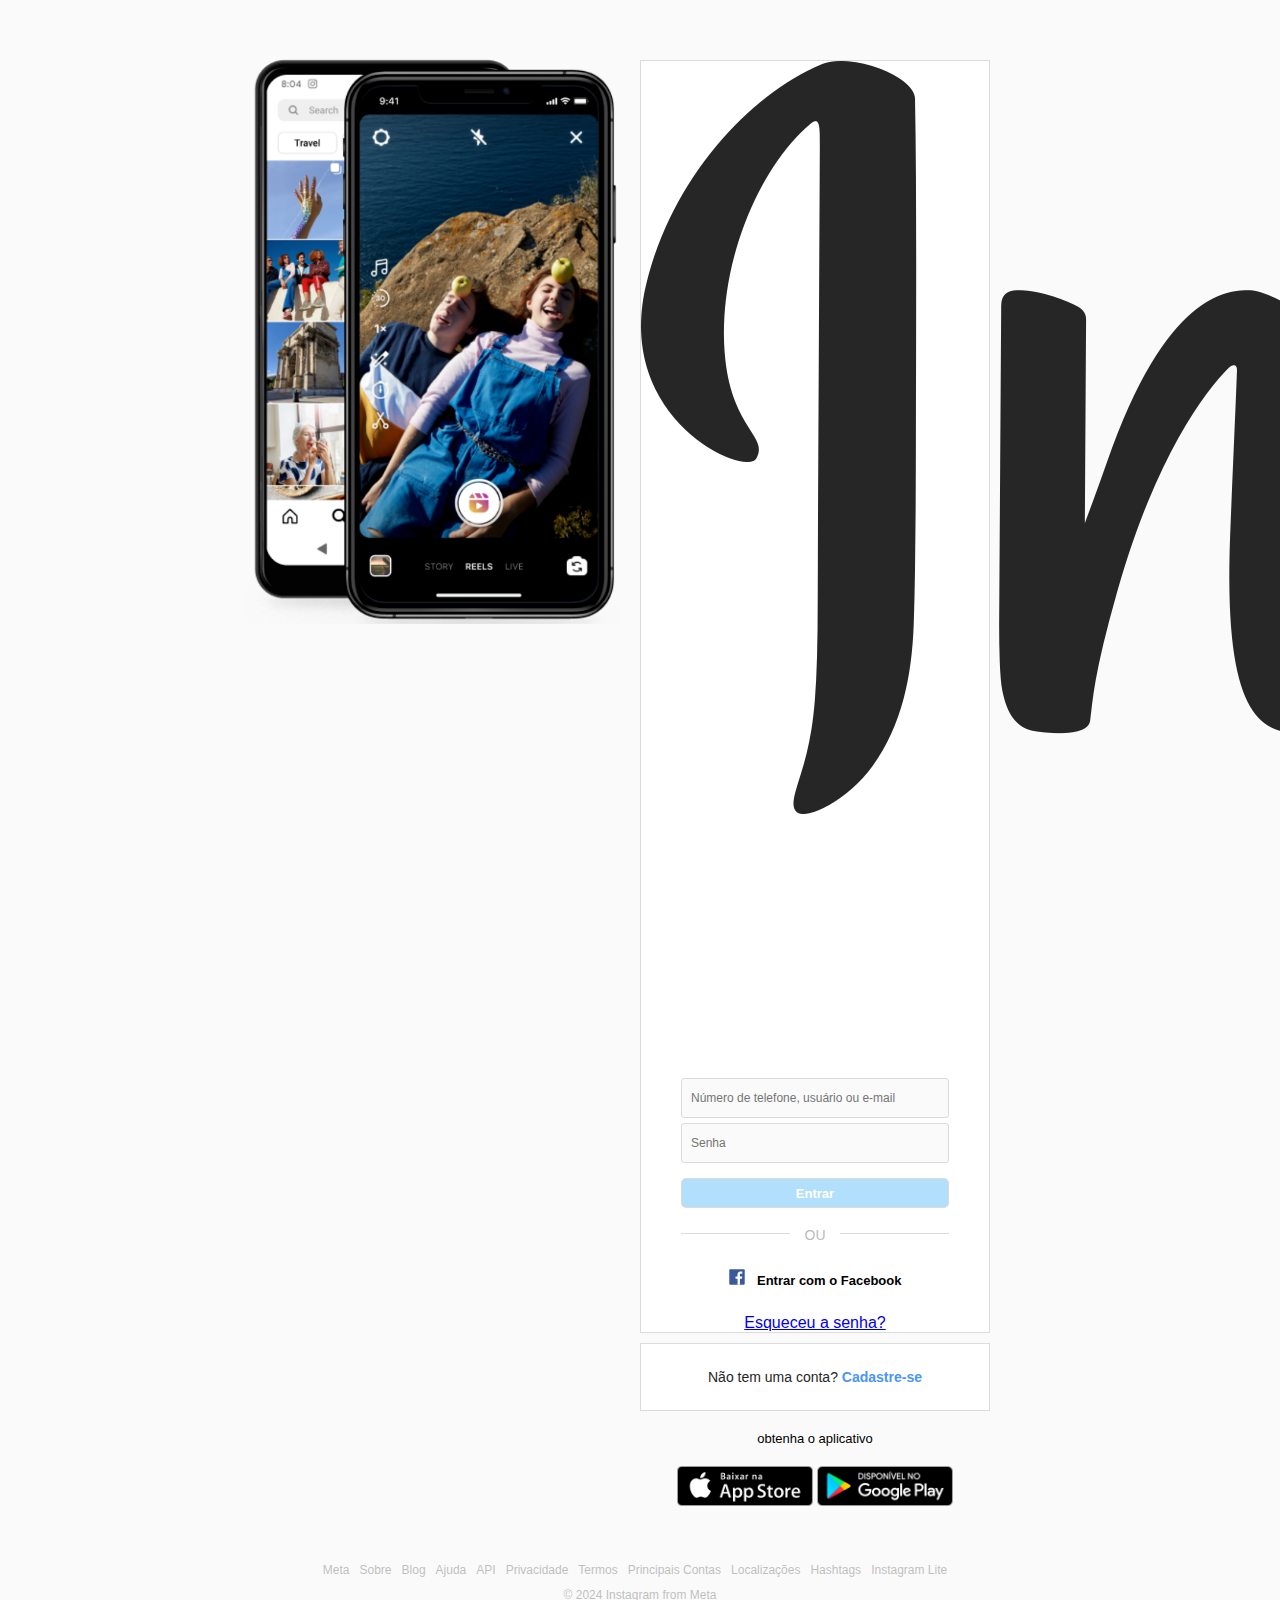
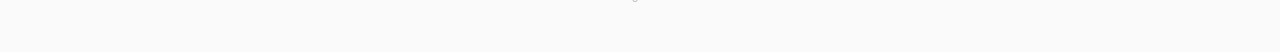
<file: CLONE_HOME_INSTA/index.html>
<!DOCTYPE html>
<html lang="pt-br">
<head>
    <meta charset="UTF-8">
    <meta name="viewport" content="width=device-width, initial-scale=1.0">
    <title>Instagram</title>
    <link rel="stylesheet" href="css/style.css">
    <link rel="shortcut icon" href="img/favicon.png" type="image/x-icon">
</head>
<body>
    <main>
        <div id="main-container">
            <!-- Banner -->
            <div id="banner-container">
                <img src="img/banner2.png" alt="crie uma conta no Instagram">
            </div>
            <!-- login e registro-->
             <div id="form-container">
                <div id="form-box">
                    <img src="img/logo_instagram.png" alt="Innstagram">
                    <form id="login-form">
                        <input type="text" name="username" placeholder="Número de telefone, usuário ou e-mail"/>
                        <input type="password" name="password" placeholder="Senha"/>
                        <input type="submit" value="Entrar"/>
                    </form>

                    <div id="separator">
                        <div class="line"></div>
                        <span>OU</span>
                    </div>
                    <div id="other-links">
                        <div id="facebook-login">
                            <img src="img/logo_facebook.svg" alt="Facebook login">
                            <span>Entrar com o Facebook</span>
                        </div>
                        <div>
                            <a href="#">Esqueceu a senha?</a>
                        </div>
                    </div>
                </div>
                <div id="register-container">
                    <p>Não tem uma conta? <a href="#">Cadastre-se</a></p>
                </div>
                <div id="get-app-container">
                    <p>obtenha o aplicativo</p>
                    <a href="#">
                        <img src="img/apple_btn.png" alt="App Store">
                    </a>
                    <a href="#">
                        <img src="img/gplay_btn.png" alt="Play Store">
                    </a
                </div>
             </div>
        </div>
    </main>
    <footer>
        <nav>
            <ul id="footer-links">
                <li><a href="#">Meta</a></li>
                <li><a href="#">Sobre</a></li>
                <li><a href="#">Blog</a></li>
                <li><a href="#">Ajuda</a></li>
                <li><a href="#">API</a></li>
                <li><a href="#">Privacidade</a></li>
                <li><a href="#">Termos</a></li>
                <li><a href="#">Principais Contas</a></li>
                <li><a href="#">Localizações</a></li>
                <li><a href="#">Hashtags</a></li>
                <li><a href="#">Instagram Lite</a></li>
            </ul>
        </nav>
        <p id="copyright">© 2024 Instagram from Meta</p>
    </footer>
</body>
</html>
</file>
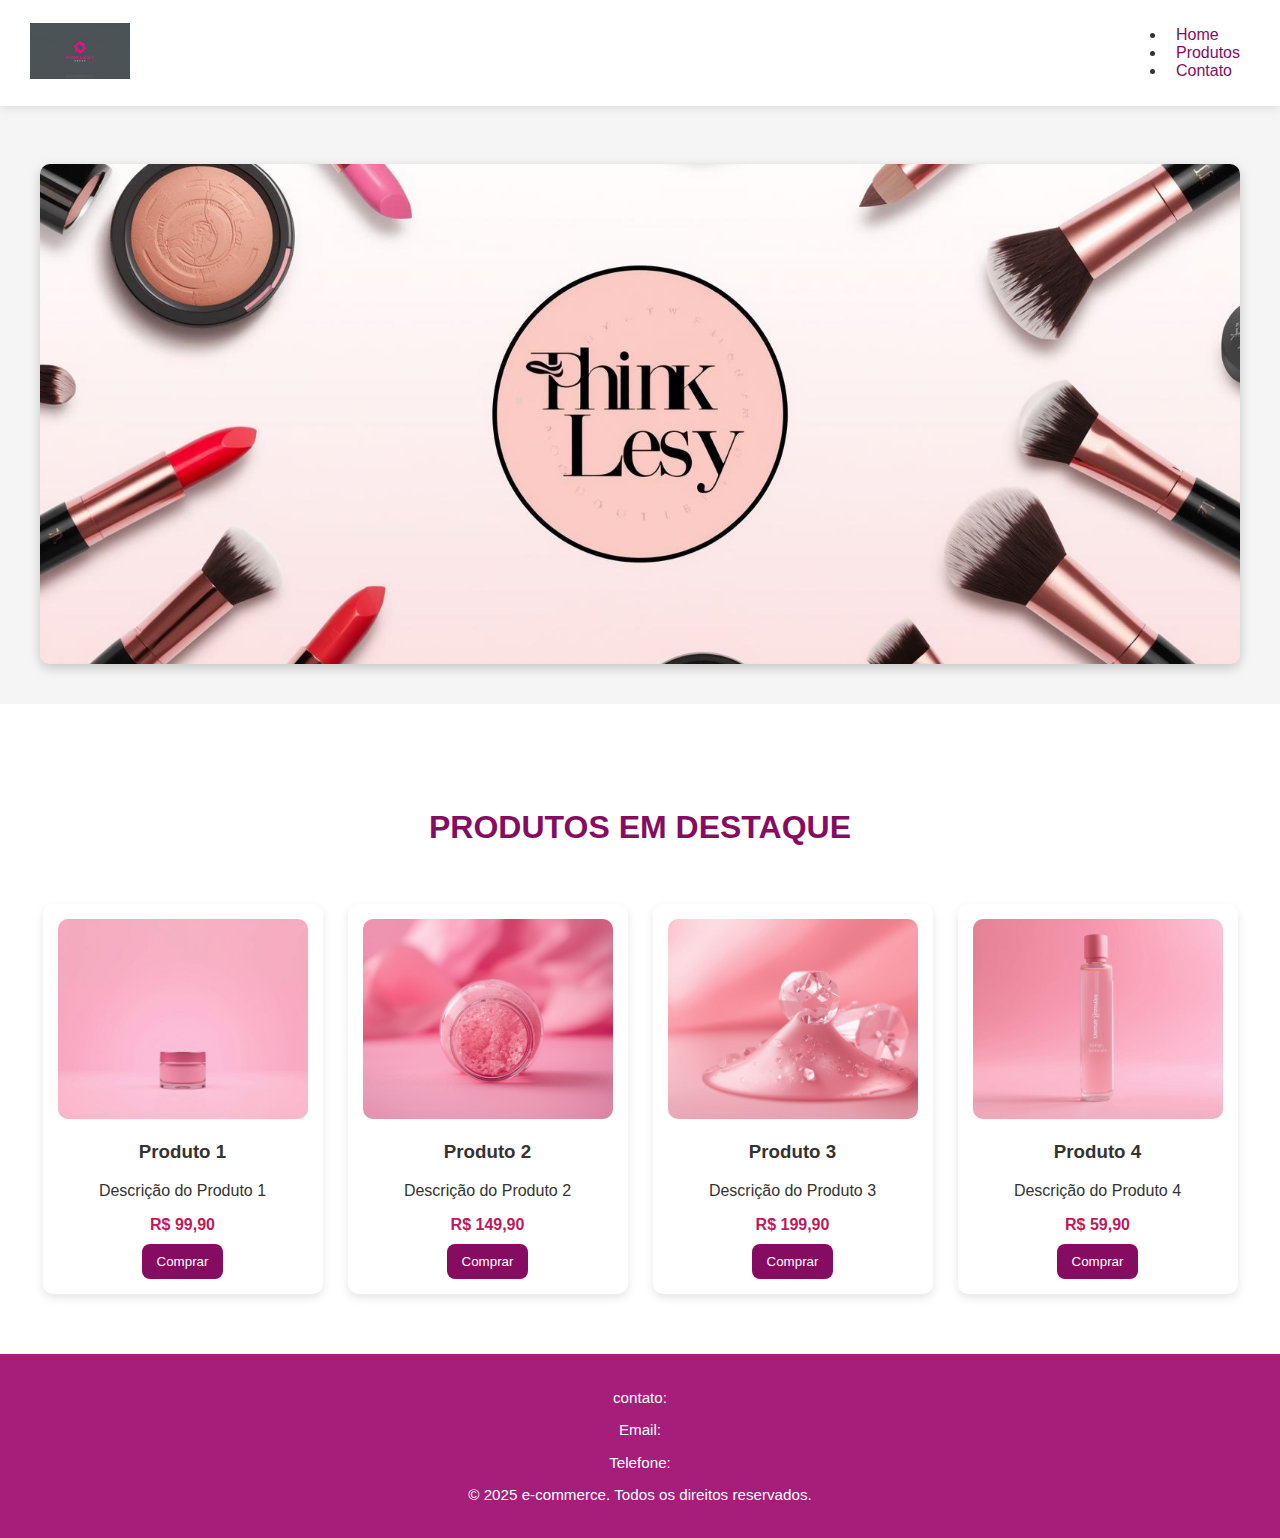
<file: e-commerce/index.html>
<!DOCTYPE html>
<html lang="pt-br">
<head>
    <meta charset="UTF-8">
    <meta name="viewport" content="width=device-width, initial-scale=1.0">
    <title>e-commerce</title>
    <link rel="stylesheet" href="style.css">
</head>
<body>
    <nav>
        <div class="img_logo">
        <img src="img/logo.jpg" alt="Logo da Empresa" class="logo">
        </div>
        <ul>
            <li><a href="#">Home</a></li>
            <li><a href="#">Produtos</a></li>
            <li><a href="#">Contato</a></li>
        </ul>
    </nav>
    <br>
    <div class="carrosel-container">
        <div class="carrosel">
            <img src="img/foto04.jpg" alt="Banner 1" class="active">
            <img src="img/foto01.jpg" alt="Banner 2">
            <img src="img/foto02.jpg" alt="Banner 3">
            <img src="img/foto03.jpg" alt="Banner 4">
        </div>
    </div>

   <section class="produtos">
  <br>
  <h2>PRODUTOS EM DESTAQUE</h2>
  <br>

  <!-- Contêiner para alinhar os produtos -->
  <div class="lista-produtos">
    <div class="produto">
      <img src="img/produto01.jpg" alt="Produto 1">
      <h3>Produto 1</h3>
      <p>Descrição do Produto 1</p>
      <span class="preco">R$ 99,90</span>
      <button>Comprar</button>
    </div>

    <div class="produto">
      <img src="img/produto02.jpg" alt="Produto 2">
      <h3>Produto 2</h3>
      <p>Descrição do Produto 2</p>
      <span class="preco">R$ 149,90</span>
      <button>Comprar</button>
    </div>

    <div class="produto">
      <img src="img/produto03.jpg" alt="Produto 3">
      <h3>Produto 3</h3>
      <p>Descrição do Produto 3</p>
      <span class="preco">R$ 199,90</span>
      <button>Comprar</button>
    </div>

    <div class="produto">
      <img src="img/produto04.jpg" alt="Produto 4">
      <h3>Produto 4</h3>
      <p>Descrição do Produto 4</p>
      <span class="preco">R$ 59,90</span>
      <button>Comprar</button>
    </div>
  </div>
</section>

<footer>
    <p>contato:</p>
    <p>Email:</p>
    <p>Telefone:</p>
    <p>&copy; 2025 e-commerce. Todos os direitos reservados.</p>
</footer>
</body>
</html>
</file>
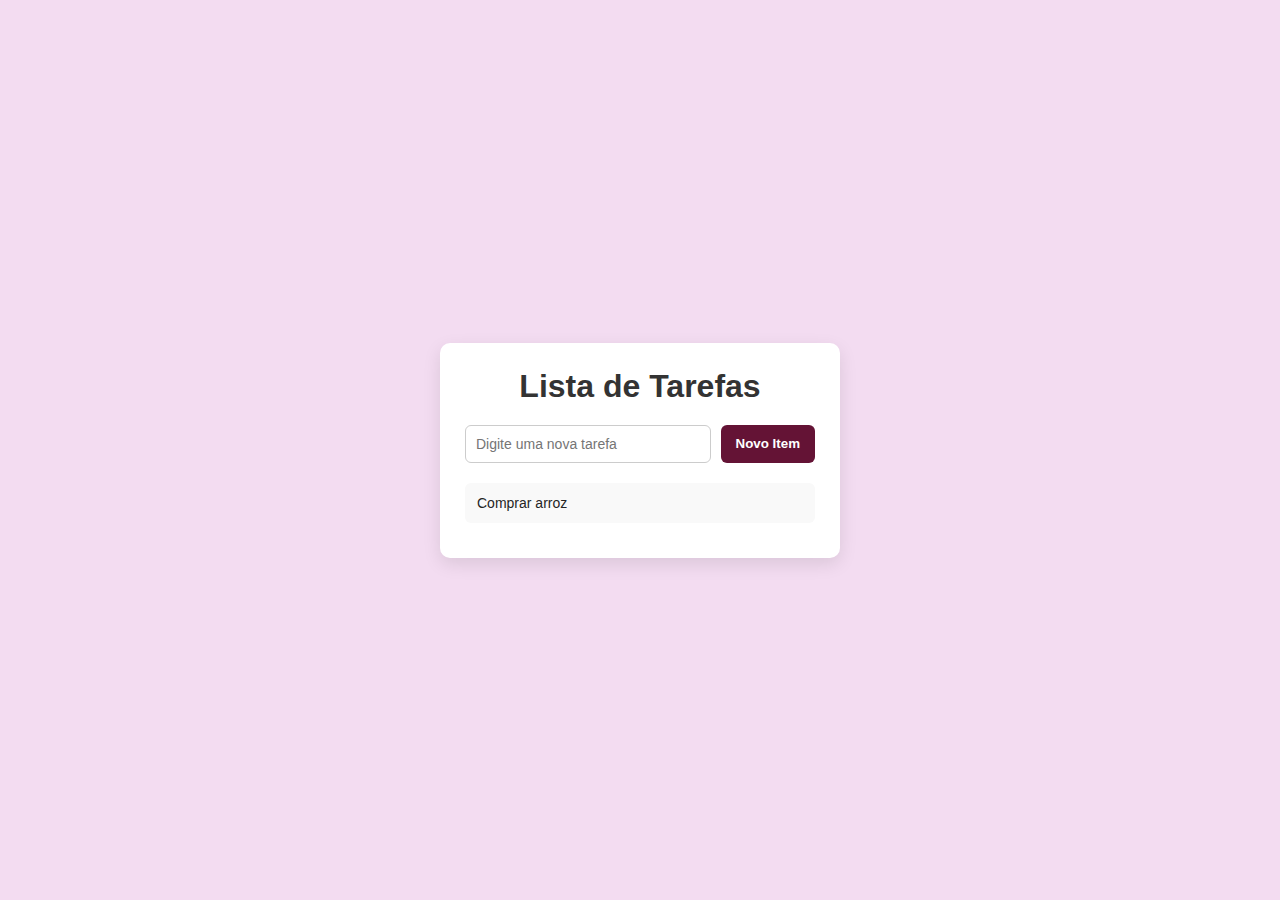
<file: formulario/index.html>
<!DOCTYPE html>
<html lang="pt-BR">
<head>
    <meta charset="UTF-8">
    <title>Lista de Tarefas</title>
    <link rel="stylesheet" href="style.css">
</head>
<body>

    <div class="app">
        <div class="todo-list">
        <h1 class="title"> Lista de Tarefas</h1>
        <form class="form" action="">
            <input class="form-input" type="text" placeholder="Digite uma nova tarefa" data-form-input>
            <button class="form-button" data-form-button="">Novo Item</button> <!-- o data-form-button é usado para selecionar o botão no JavaScript e separar as responsabilidades -->
        </form>

        <ul class="task-list">
            <li class="task">
                <p class="content">Comprar arroz</p>
            </li>
        </ul>
    </div>
    </div>
<script src="listaDeTarefas.js"></script>
</body>
</html>
</file>
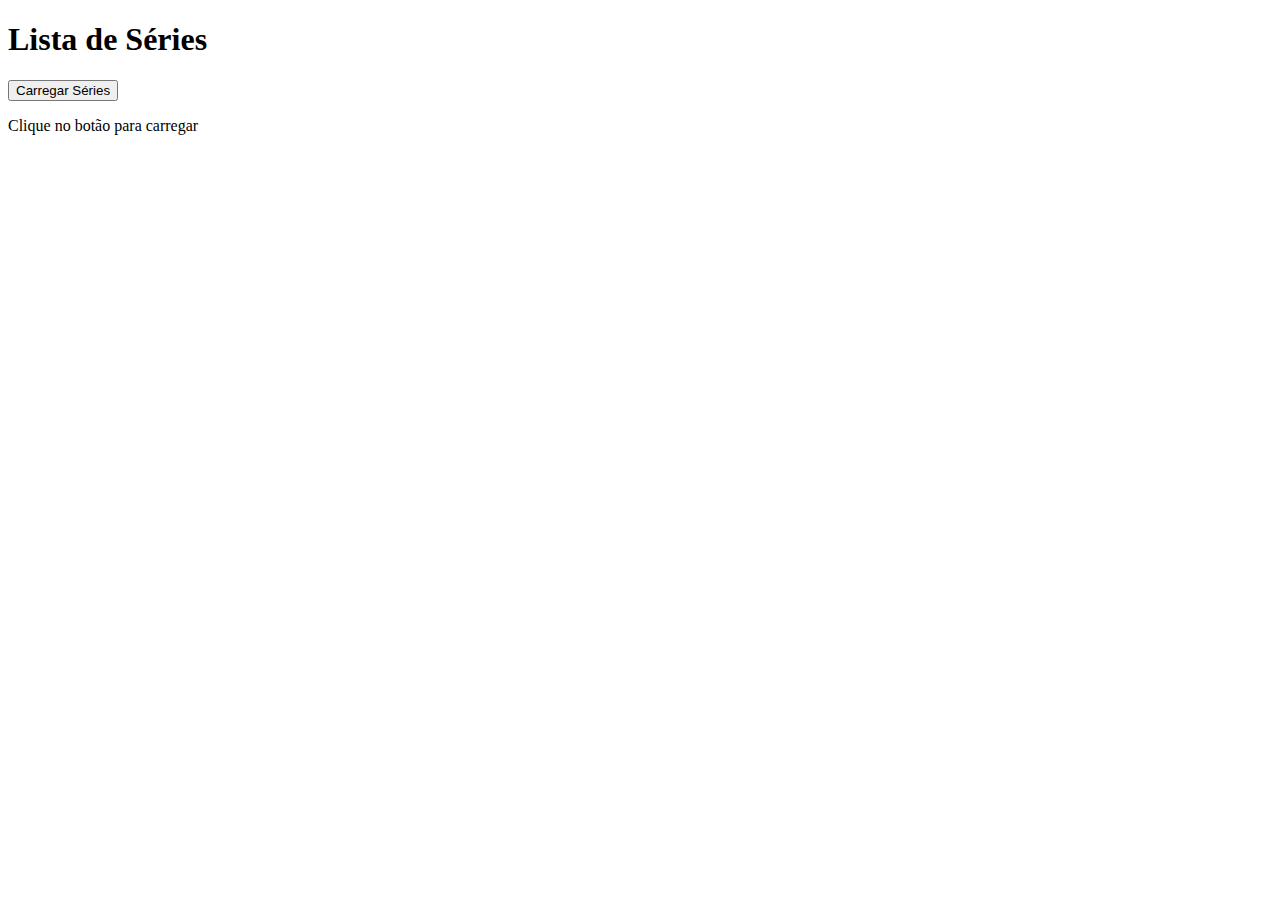
<file: series_api/index.html>
<!DOCTYPE html>
<html lang="pt-br">
<head>
    <meta charset="UTF-8">
    <title>Series</title>
</head>
<body>

    <h1>Lista de Séries</h1>

    <button onclick="carregarSeries()"> Carregar Séries </button>

    <p id="status">Clique no botão para carregar</p>

    <ul id="lista"></ul>

    <script src="script.js"></script>

    <script>
        // Função chamada ao clicar no botão
        async function carregarSeries() {

            // Mostra mensagem de carregamento
            document.getElementById("status").innerText =
                "Carregando séries...";

            // Busca as séries da API
            const series = await buscarSeries();

            // Pega a lista
            const lista = document.getElementById("lista");

            // Limpa a lista
            lista.innerHTML = "";

            // Mostra só as 10 primeiras séries
            series.slice(0, 10).forEach(serie => {

                // Cria um item da lista
                const item = document.createElement("li");

                // Mostra o nome e o idioma da série
                item.textContent =
                    serie.name + " - " + serie.language;

                // Adiciona na lista
                lista.appendChild(item);
            });

            // Atualiza o status
            document.getElementById("status").innerText =
                "Séries carregadas com sucesso!";
        }
    </script>

</body>
</html>
</file>
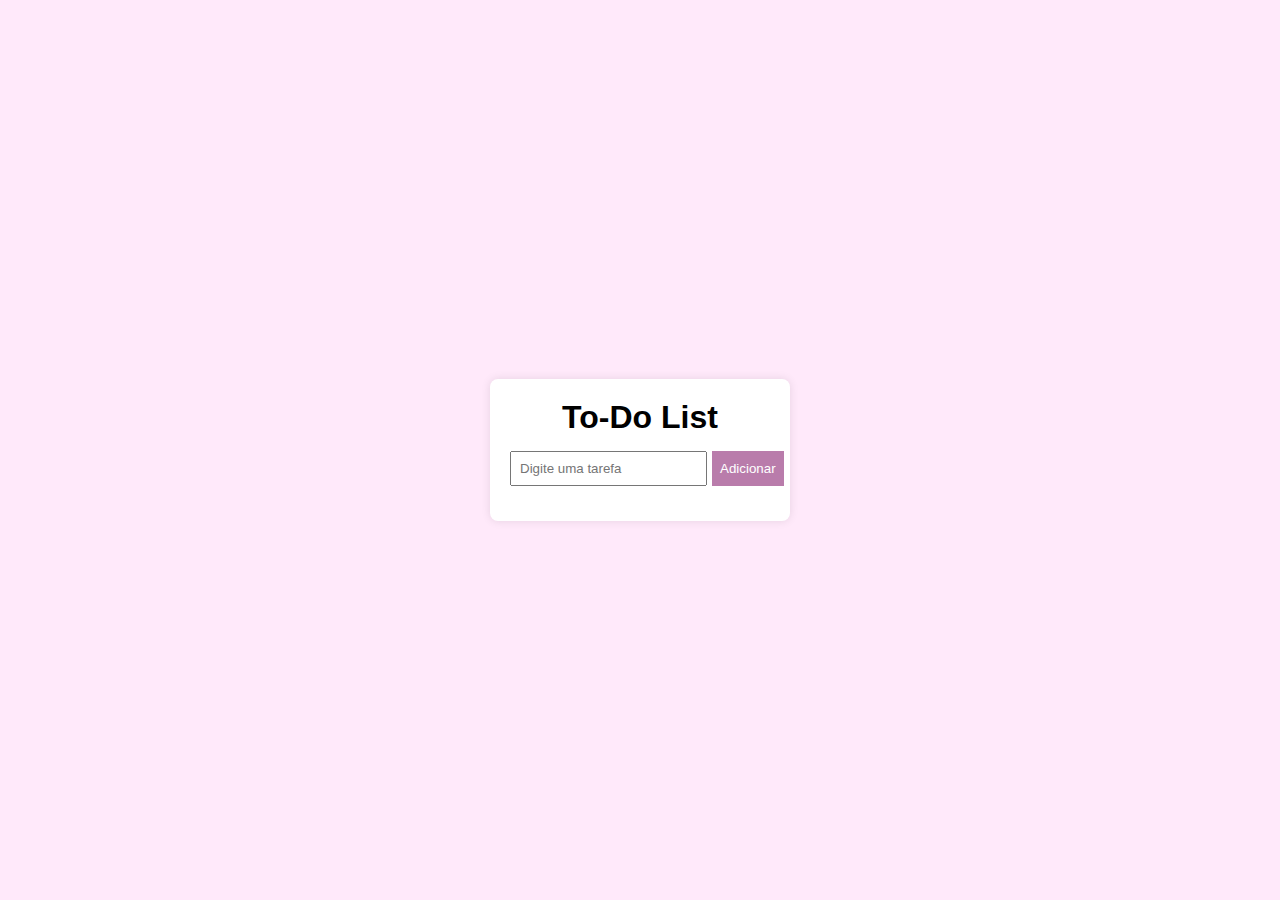
<file: to_do_list/index.html>
<!DOCTYPE html>
<html lang="pt-BR">
<head>
  <meta charset="UTF-8">
  <title>To-Do List</title>
  <link rel="stylesheet" href="style.css">
</head>
<body>

  <div class="container">
    <h1>To-Do List</h1>

    <div class="input-area">
      <input type="text" id="taskInput" placeholder="Digite uma tarefa">
      <button id="addTask">Adicionar</button>
    </div>

    <ul id="taskList"></ul>
  </div>

  <script src="script.js"></script>
</body>
</html>
</file>
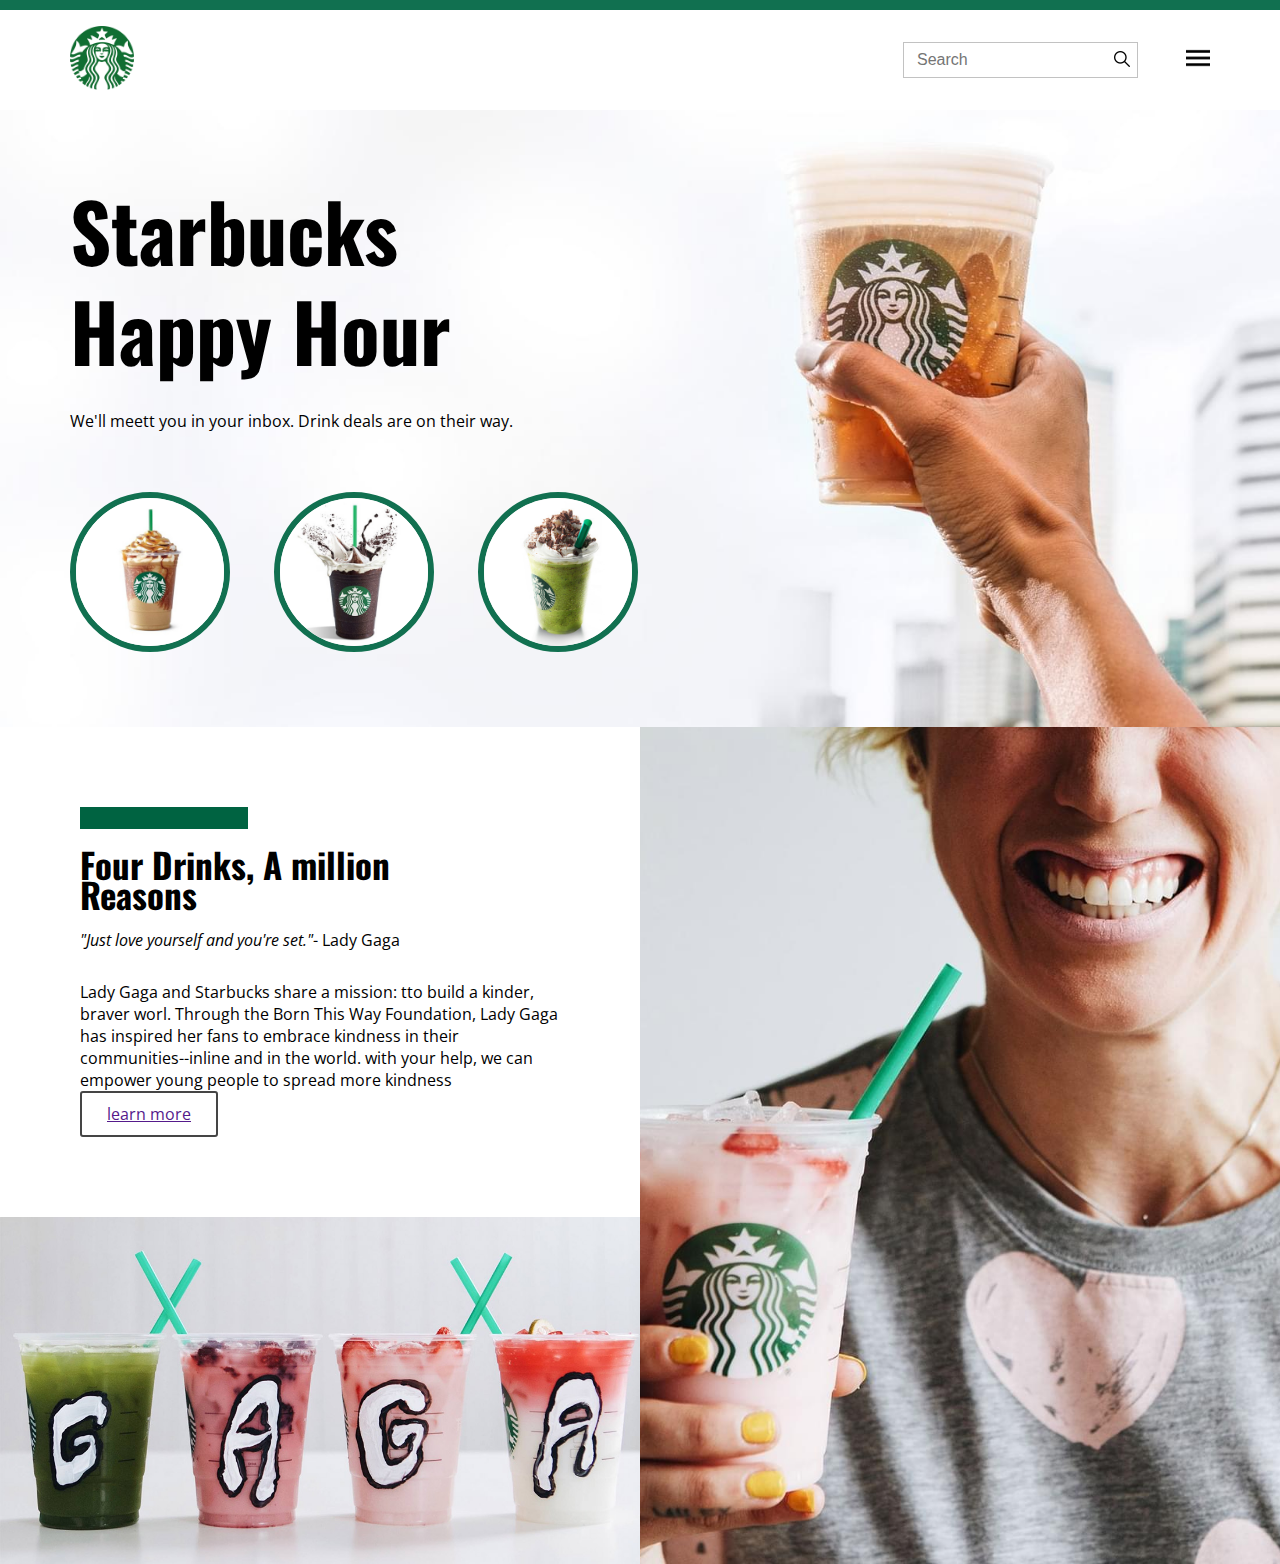
<file: Curso_html/projeto_starbucks.html>
<!DOCTYPE html>
<html>
    <head>
        <title>Starbucks</title>
        <meta charset="UTF-8"/>
        <link rel="stylesheet" href="style.css">
    </head>
    <body>

      <header>
        <div class="line"></div>
        <div class="container header--area">
          <div class="header--left">
            <a href="/"><img src="imagens/logo.png"></a>
          </div>
          <div class="header--right">
            <div class="header--search">
              <form>
                <input type="text" name="search" placeholder="Search"/>
                <button>
                  <img src="imagens/loupe.png">
                </button>
              </form>
            </div>
              <div class="header--menu">
                <img src="imagens/menu.png">
              </div>
          </div>
        </div>
      </header>
      <section class="banner">
        <div class="container">
          <h1>Starbucks <br> Happy Hour</h1>
          <span>We'll meett you in your inbox. Drink deals are on their way.</span>
          <div class="banner--imagens">
            <img src="imagens/c1.jpg">
            <img src="imagens/c2.jpg">
            <img src="imagens/c3.jpg">
          </div>
        </div>
      </section>
      <section class="area1">
        <div class="area1--content">
          <div class="bar"></div>
            <h2>Four Drinks, A million <br> Reasons</h2>
            <div class="area1--quote"><em>"Just love yourself and you're set."</em>- Lady Gaga</div>

            <div class="area1--text">Lady Gaga and Starbucks share a mission: tto build a kinder, braver worl.
               Through the Born This Way Foundation, Lady Gaga has inspired her fans to embrace kindness in their 
               communities--inline and in the world. with your help, we can empower young people to spread more kindness</div>
            <a href="" class="button">learn more</a>
        </div>
        <div class="area1--img1"></div>
        <div class="area1--img2"></div>
      </section>


    </body>
</html>
</file>
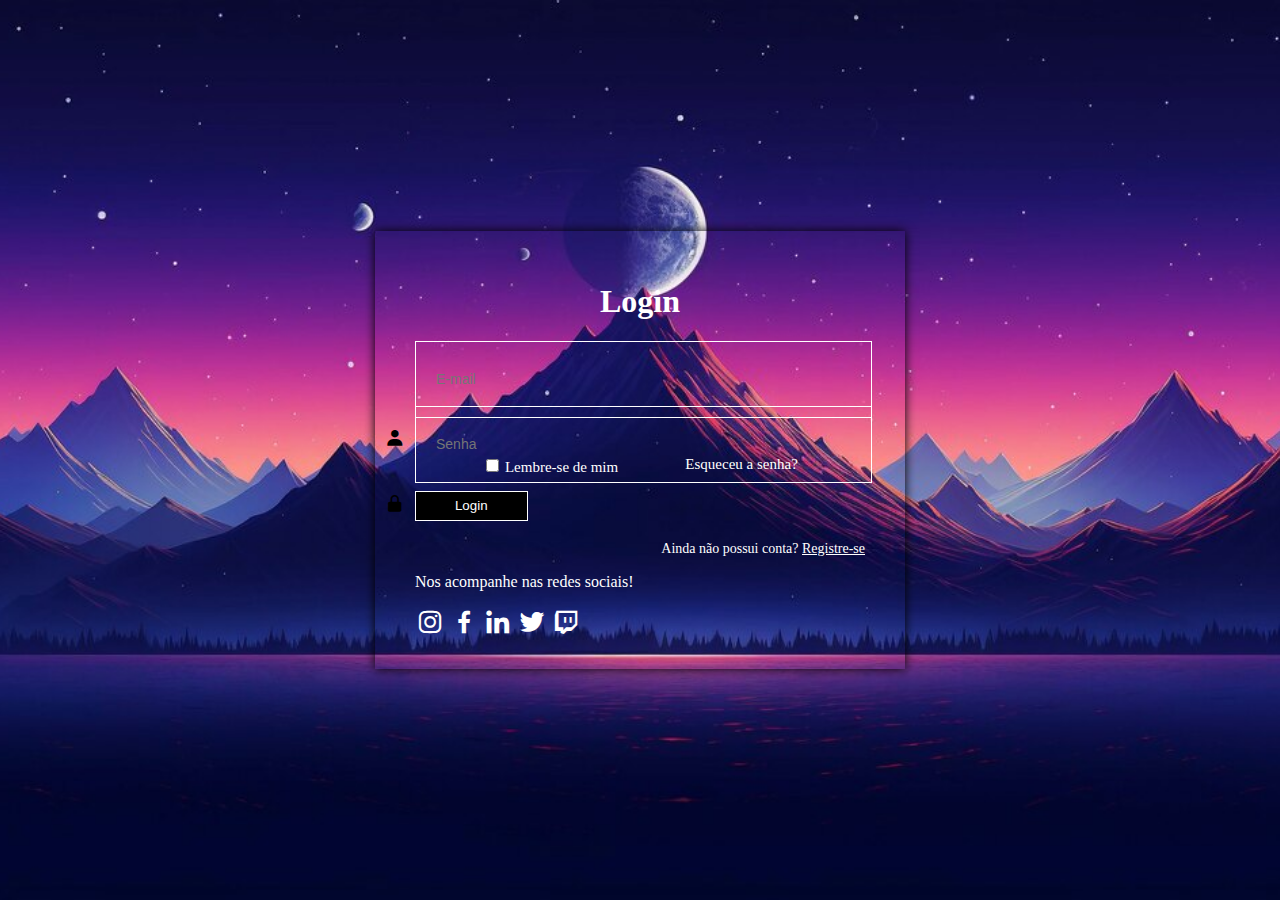
<file: Login_page/login.html>
<!DOCTYPE html>
<html lang="pt-BR">
<head>
    <meta charset="UTF-8">
    <meta name="viewport" content="width=device-width, initial-scale=1.0">
    <title>Login</title>
    <link rel="stylesheet" href="estilizar.css">
    <link rel="stylesheet" href="https://stackpath.bootstrapcdn.com/bootstrap/4.1.3/css/bootstrap.min.css" integrity="sha384-MCw98/SFnGE8fJT3GXwEOngsV7Zt27NXFoaoApmYm81iuXoPkFOJwJ8ERdknLPMO" crossorigin="anonymous">
    <link href='https://unpkg.com/boxicons@2.1.4/css/boxicons.min.css' rel='stylesheet'>
</head>
<body>

        <div class= "one">
            <form action="">
                <h1>Login</h1>
                <div class= "input-box">
                    <input type="text" placeholder="E-mail" required>
                    <i class='bx bxs-user'></i>
                </div>
                <div class= "input-box">
                    <input type="password" placeholder="Senha" required>
                    <i class='bx bxs-lock-alt'></i>
                </div>

                <div class="lembre-de-mim">
                    <label> <input type="checkbox">
                    Lembre-se de mim
                    </label>
                    <a href="#">Esqueceu a senha?</a>
                </div>

                <button type="submit" class="botao">Login</button>

                <div class="link-registro">
                    <p>Ainda não possui conta? <a href="">Registre-se</a></p>
                </div>
                
                <div class= "redes">
                <p>Nos acompanhe nas redes sociais!</p>
                <i class='bx bxl-instagram'></i>
                <i class='bx bxl-facebook'></i>
                <i class='bx bxl-linkedin'></i>
                <i class='bx bxl-twitter'></i>
                <i class='bx bxl-twitch' ></i>
                </div>

            </form>
        </div>
</div> 

</body>
</html>
</file>
<file: CLONE_HOME_INSTA/css/style.css>
* {
    margin: 0;
    padding: 0;
    box-sizing: border-box;
    font-family: Helvetica;

}

body {
    background-color: #fafafa;
}

#main-container {
    display: flex;
    margin-top: 30px;
}

#banner-container,
#form-container {
    flex: 1 1 0;
    width: 50%;
}

#banner-container{
    text-align: right;

}

#banner-container img {
    width: 100%;
    margin-right: 15px;
    margin-top: 25px;
    max-width: 380px;
}

#form-container {
    text-align: center;
}

#form-box{
    background-color:#ffffff;
    border: 1px solid #dbdbdb;
    width: 350px;
    margin-top: 30px;
}

#logo-instagram{
    width: 175px;
    height: 51px;
    margin: 30px auto 12px;
}

#login-form{
    margin-top: 20px;
}

#login-form input{
    display: block;
    font-size: 12px;
    padding: 12px 9px;
    background-color: #fafafa;
    border: 1px solid #dbdbdb;
    border-radius: 3px;
    width: 268px;
    margin: 5px auto;
}

#login-form input[type="submit"]{
    background-color: #b2dffc;
    border-radius: 5px;
    color: #ffffff;
    margin-top: 15px;
    height: 30px;
    font-size: 13px;
    padding: 0;
    font-weight: bold;
}

#separator{
    position: relative;
}

.line{
    border-top: 1px solid #dbdbdb;
    width: 268px;
    margin: 25px auto 35px;
}

#separator span{
    position: absolute;
    text-transform: uppercase;
    color: #bbbbbb;
    background-color: #ffffff;
    top: -6px;
    width: 50px;
    left: 50%;
    margin-left: -25px;
    font-size: 14px;
}

#facebook-login{
    margin-bottom: 25px;
}

#facebook-login a{
    text-decoration: none;
    color: #385185;
    display: flex;
    align-items: center;
    justify-content: center;
}

#facebook-login img{
    width: 16px;
    height: 16px;
    margin-right: 8px;
}

#facebook-login span{
    font-weight: bold;
    font-size: 13px;
    margin-top: 1px;
}

#forgot-pass{
    margin-bottom: 20px;
    font-size: 12px;
}

#forgot-pass a{
    text-decoration: none;
    color: #373799;
}

#register-container{
    background-color: #ffffff;
    border: 1px solid #dbdbdb;
    width: 350px;  
    margin-top: 10px;
    padding: 25px;
}

#register-container p{
    font-size: 14px;
    color: #262626
}

#register-container a{
    text-decoration: none;
    color: #4a95f6;
    font-weight: bold;
}

#get-app-container{
    text-align: center;
    width: 350px;
}

#get-app-container p{
    margin: 20px 0;
    font-size: 13px;
}

#get-app-container a{
    text-decoration: none;
}

#get-app-container img{
    width: 136px;
    height: 40px;
}

footer{
    margin: 50px auto;
    text-align: left;
    width: 1000px;
    display: flex;
    flex-direction: column;
    justify-content: center;
    align-items: center;
}

footer #footer-links{
    display: flex;
    list-style: none;
}

#footer-links li{
    margin-right: 10px;
}

#footer-links a,
#copyright{
    text-decoration: none;
    font-size: 12px;
    color: #83838383;
}

#copyright{
    margin-top: 10px;
}

@media(max-width: 450px) {
    body{
        background-color: #ffffff;
    }

    #banner-container {
        display: none;
    }

    #main-container,
    #form-box {
        margin-top: 0;
    }

    #form-conteiner,
    #form-box,
    #register-container,
    #get-app-container {
        width: 100%;
        border: none;
    }

    footer{
        width: 90%;
    }

    #footer-links{
        flex-wrap: wrap;
        justify-content: center;
    }

    #footer-links{
        margin-bottom: 10px;
    }
}
</file>
<file: e-commerce/style.css>
body {
  margin: 0;
  font-family: "Poppins", sans-serif;
  background-color: #f5f5f5;
  color: #333;
}

/* NAV */
nav img {
  width: 100px;
  height: auto;
  margin: 0;
}

nav {
  display: flex;
  justify-content: space-between;
  align-items: center;
  padding: 10px 30px;
  background-color: #fff;
  box-shadow: 0 2px 10px rgba(0, 0, 0, 0.1);
}

nav a {
  color: #860c62;
  text-decoration: none;
  margin: 0 10px;
  font-weight: 500;
}

nav a:hover {
  color: #c2185b;
}

/* CARROSSEL */
.carrosel-container {
  width: 100%;
  max-width: 1200px;
  margin: 40px auto;
  overflow: hidden;
  box-shadow: 0 4px 12px rgba(0, 0, 0, 0.2);
  border-radius: 10px;
  position: relative;
}

.carrosel {
  display: flex;
  transition: transform 0.6s ease-in-out;
  width: 100%;
}

.carrosel img {
  width: 100%;
  flex-shrink: 0;
  height: 500px;
  object-fit: cover;
}

/* PRODUTOS */
.produtos {
  text-align: center;
  padding: 60px 20px;
  background-color: #fff;
}

.produtos h2 {
  font-size: 2em;
  font-weight: 700;
  color: #860c62;
  margin-bottom: 40px;
  text-transform: uppercase;
}

/* Contêiner dos cards */
.lista-produtos {
  display: flex;
  flex-wrap: wrap;
  justify-content: center;
  gap: 25px;
}

.produto {
  width: 250px;
  border-radius: 10px;
  padding: 15px;
  text-align: center;
  background-color: #fff;
  box-shadow: 0 4px 10px rgba(0, 0, 0, 0.1);
  transition: transform 0.3s;
}

.produto:hover {
  transform: scale(1.05);
}

.produto img {
  width: 100%;
  height: 200px;
  object-fit: cover;
  border-radius: 10px;
}

.preco {
  color: #c2185b;
  font-weight: bold;
  margin: 10px 0;
  display: block;
}

button {
  background-color: #860c62;
  color: white;
  border: none;
  padding: 10px 15px;
  border-radius: 8px;
  cursor: pointer;
  font-weight: 500;
}

button:hover {
  background-color: #a61d7a;
}

/* FOOTER */
footer {
  background-color: #a61d7a;
  color: #fff;
  padding: 20px;
  text-align: center;
  font-family: "Poppins", sans-serif;
  font-size: 0.95rem;
}

/* RESPONSIVO */
@media (max-width: 768px) {
  nav {
    flex-direction: column;
    gap: 10px;
  }

  .carrosel img {
    height: 250px;
  }

  .lista-produtos {
    flex-direction: column;
    align-items: center;
  }

  .produto {
    width: 90%;
  }
}
</file>
<file: formulario/style.css>
* {
    margin: 0;
    padding: 0;
    box-sizing: border-box;
    font-family: Arial, Helvetica, sans-serif;
}

body {
    min-height: 100vh;
    background-color: #f3dcf1;
    display: flex;
    align-items: center;
    justify-content: center;
}

/* Container principal */
.app {
    width: 100%;
    display: flex;
    justify-content: center;
}

/* Caixa da lista */
.todo-list {
    background-color: #ffffff;
    width: 100%;
    max-width: 400px;
    padding: 25px;
    border-radius: 10px;
    box-shadow: 0 6px 18px rgba(0, 0, 0, 0.1);
}

/* Título */
.title {
    text-align: center;
    margin-bottom: 20px;
    color: #333;
}

/* Formulário */
.form {
    display: flex;
    gap: 10px;
    margin-bottom: 20px;
}

.form input {
    flex: 1;
    padding: 10px;
    border-radius: 6px;
    border: 1px solid #ccc;
    font-size: 14px;
}

.form input:focus {
    outline: none;
    border-color: #bb6b9c;
}

/* Botão */
.form-button {
    padding: 10px 15px;
    border: none;
    border-radius: 6px;
    background-color: #641335;
    color: #fff;
    font-weight: bold;
    cursor: pointer;
}

.form-button:hover {
    background-color: #db91cf;
}

/* Lista */
.task-list {
    list-style: none;
}

/* Item */
.task {
    background-color: #f9f9f9;
    padding: 12px;
    border-radius: 6px;
    margin-bottom: 10px;
}

/* Texto da tarefa */
.content {
    color: #252525;
    font-size: 14px;
}
</file>
<file: to_do_list/style.css>
* {
  margin: 0;
  padding: 0;
  box-sizing: border-box;
  font-family: Arial, sans-serif;
}

body {
  background: #ffe9fa;
  display: flex;
  justify-content: center;
  align-items: center;
  height: 100vh;
}

.container {
  background: rgb(255, 255, 255);
  padding: 20px;
  width: 300px;
  border-radius: 8px;
  box-shadow: 0 0 10px rgba(0,0,0,0.1);
}

h1 {
  text-align: center;
  margin-bottom: 15px;
}

.input-area {
  display: flex;
  gap: 5px;
}

input {
  flex: 1;
  padding: 8px;
}

button {
  padding: 8px;
  cursor: pointer;
  background-color: #b97cab;
  border: none;
  color: white;
}

ul {
  list-style: none;
  margin-top: 15px;
}

li {
  background: #eee;
  padding: 8px;
  margin-bottom: 5px;
  display: flex;
  justify-content: space-between;
  align-items: center;
  border-radius: 4px;
}

.task-buttons {
  display: flex;
  gap: 8px;
}

.done {
  color: green;
  cursor: pointer;
  font-weight: bold;
}

.delete {
  color: red;
  cursor: pointer;
}

li.completed {
  text-decoration: line-through;
  opacity: 0.6;
}

.delete {
  color: red;
  cursor: pointer;
}
</file>
<file: Curso_html/style.css>
@import url('https://fonts.googleapis.com/css2?family=Open+Sans:ital,wght@0,300..800;1,300..800&family=Oswald:wght@200..700&display=swap');

body{
    font-family: "Open Sans", sans-serif;
    margin: 0;
}
.container{
    max-width: 1140px;
    margin: auto;
}
.bar{
    background-color:#006341;
    width: 168px;
    height: 22px;
}
h2{
    font-size: 35px;
    font-weight: bold;
    font-family: 'Oswald', sans-serif;
    line-height: 30px;
    margin: 20px 0;
}
h1{
    font-size: 80px;
    font-weight: bold;
    font-family: 'Oswald', sans-serif;
    line-height: 100px;
    margin: 0;
    margin-bottom: 30px;
}
.button{
    display: inline-block;
    border: 2px solid #454545;
    padding: 10px 25px ;
    border-radius: 3px;
}
header .line{
    background-color: #117050;
    height:10px;
}
.header--area{
    display: flex;
    justify-content: space-between;
    align-items: center;
    height: 100px;
}
.header--left img{
    height: 64px;
    width: 64px;
}
.header--right{
    display: flex;
    align-items: center;
}
.header--search form{
    display: flex;
}
.header--search input{
    font-size: 16px;
    padding: 8px 13px;
    border: 1px solid #9999;
    outline: 0;
    width: 100%;
    max-width: 220px;
}
.header--search button{
    border: 0;
    background: transparent;
    margin-left: -30px;
    cursor: pointer;
}
.header--search button img{
    width: 16px;
    height: 16px;
}
.header--menu{
    margin-left: 50px;
}
.header--menu img{
    width: 24px;
    height: 24px;
    cursor: pointer;
}
.banner{
    background-image: url('imagens/bg.jpg');
    background-position:center ;
    background-size: cover;
    padding-top: 70px;
    padding-bottom: 70px;
}
.banner--imagens{
    margin-top: 60px;
}
.banner--imagens img{
    width: 148px;
    height: 148px;
    border: 6px solid #117050;
    border-radius: 50%;
    margin-right: 40px;
}
.area1{
    display: grid;
    grid-template-columns:repeat(2, 1fr) ;
}
.area1--content{
    padding: 80px;
}
.area1--quote{
    margin-bottom: 30px;
}
.area1--img1{
    height: 347px;
    background-image: url('imagens/f2.jpg');
    background-size: cover;
    background-position: center;
}
.area1--img2{
    grid-column: 2 / 3;
    grid-row: 1 / 3;
    background-image: url('imagens/f1.jpg');
    background-size: cover;
    background-position: center;
}
</file>
<file: Login_page/estilizar.css>
body{
    margin: 0;
    padding: 0;
    display: flex;
    justify-content: center;
    align-items: center;
    min-height: 100vh;
    background: url('fundo_login.jpeg') no-repeat;
    background-position: center;
    background-size: cover;
}

.one{
    width: 450px;
    background: transparent;
    box-shadow: 0 0 10px black;
    color: black;
    padding: 30px 40px;
}

.one h1{
   font-size: 32px;
   text-align: center; 
   color: white;
}

.one .input-box{

    width: 100%;
    height: 50px;
    margin: 15px 0;
}

.one .lembre-de-mim{
    display: flex;
    justify-content: space-evenly;
    font-size: 15px;
    margin: -15px 0 15px;
}

.one .link-registro{
    font-size: 14px;
    text-align: end;
    margin-top: 20px;
}

.link-registro a{
    color: white;
}

.link-registro p{
    color: white;
}

.one .botao{
    width: 25%;
    height: 30px;
    background: black;
    border: 1px solid white;
    color: white;

}

.lembre-de-mim label input{
    margin-right: 2px;
}

.lembre-de-mim a{
    text-decoration: none;
    color: white;
}

.lembre-de-mim label{
    color: white;
}

.input-box input{
    background: transparent;
    border: none;
    outline: none;
    border: 1px solid white;
    width: 90%;
    height: 70%;
    font-size: 14px;
    padding: 20px 30px 20px 20px;
}

.input-box i{
    position: relative;
    right: 30px;
    top: 20%;
    font-size: 20px;
}

.redes i{
    position: end;
    right: 30px;
    top: 20%;
    font-size: 30px;
    color: white;
}

.redes p{
    color: white;
}
</file>
